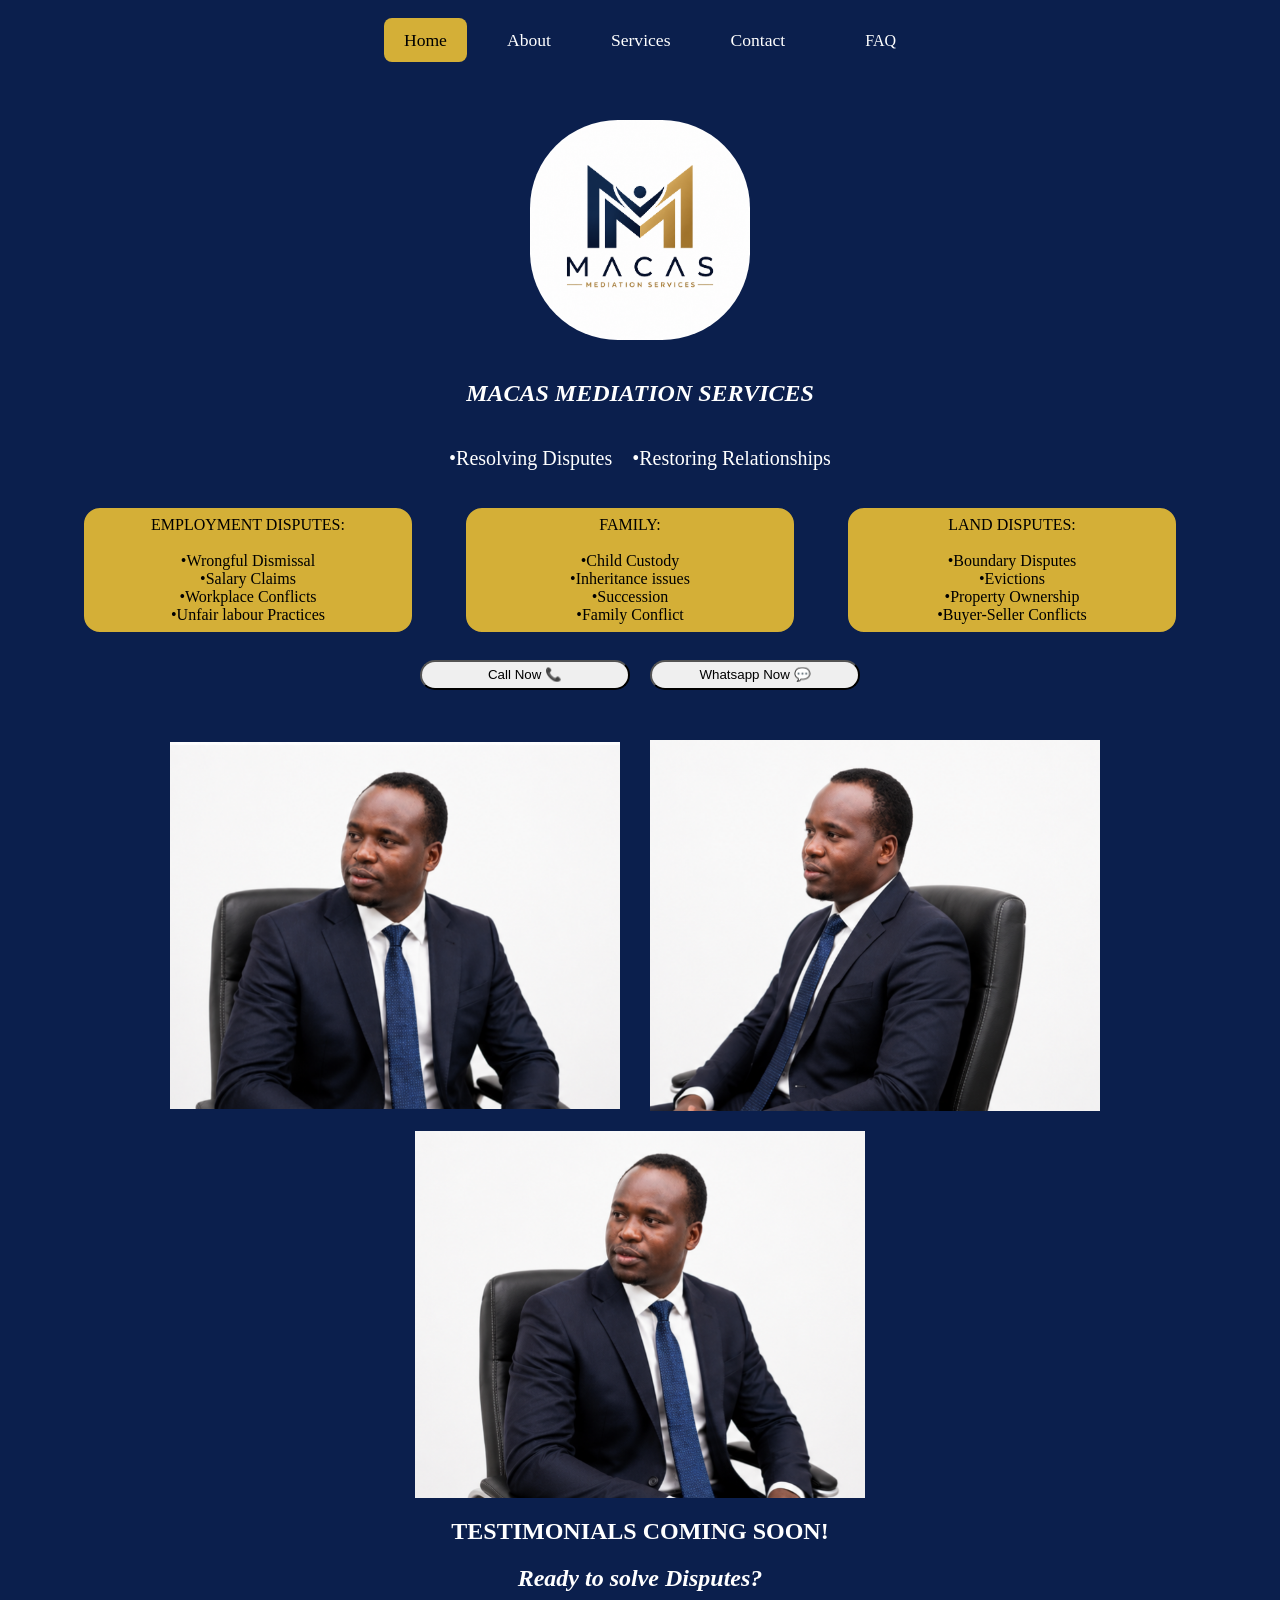
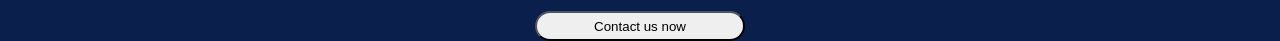
<file: index.html>
<!DOCTYPE html>
<html lang="en">
<head>
    <meta charset="UTF-8">
    <meta name="viewport" content="width=device-width, initial-scale=1.0">
    <link rel="icon" type="image/x-icon" href="favicon.ico">
    <link rel="stylesheet" href="index.css">
    <title>Macas Mediation services</title>
</head>
<body>
    <ul class="links">
        <li><a href="index.html" class="active">Home</a></li>
        <li><a href="about.html">About</a></li>
        <li><a href="services.html">Services</a></li>
        <li><a href="contact.html">Contact</a></li>
        <li><a href="faq.html"></a>FAQ</a></li>
    </ul>

    <section class="hero">
        <img src="images/logo.png" alt="Macas Mediation services logo" class="logo">
       <h1><i>MACAS MEDIATION SERVICES</i></h1> 
       <div  class="slogan">
            <p>•Resolving Disputes</p>
            <p>•Restoring Relationships</p>
       </div>
       <div class="serv">
            <p>EMPLOYMENT DISPUTES:<br><br>
                •Wrongful Dismissal<br>
                •Salary Claims<br>
                •Workplace Conflicts<br>
                •Unfair labour Practices<br>          
            </p>
            <p>FAMILY:<br><br>
                •Child Custody<br>
                •Inheritance issues<br>
                •Succession<br>
                •Family Conflict<br>
            </p>
            <p>LAND DISPUTES:<br><br>
                •Boundary Disputes<br>
                •Evictions<br>
                •Property Ownership<br>
                •Buyer-Seller Conflicts<br>
            </p>
       </div>
       
       <div class="rch">

            <div class="call">
                <a href="tel:+254117572583">
                    <button>Call Now 📞</button><br>
                </a>
            </div>
            <div class="message">
                <a href="https://wa.me/254117572583">
                    <button>Whatsapp Now 💬</button><br>
                </a>
            </div>
        </div>
        
       <div class="Medpics">
            <img src="images/macas_1.png" alt="Macas" style="width: 450px; align-self: center; margin-right: 10px;">
            <img src="images/macas_2.png" alt="Macas" style="width: 450px; align-self: center; margin-right: 10px;">
            <img src="images/macas_3.png" alt="Macas" style="width: 450px; align-self: center;">
        </div>
        <h1>TESTIMONIALS COMING SOON!</h1>
        <!-- 
        
        <div class="testi">
            <p class="testi1">Lorem, ipsum dolor sit amet consectetur adipisicing elit. Molestiae at sequi dolorum illum. Praesentium eos id, quaerat accusantium nemo saepe, delectus recusandae aperiam quam cumque illum iste necessitatibus quidem? Lorem ipsum, dolor sit amet consectetur adipisicing elit. Nulla inventore eligendi id corrupti minima porro autem atque quasi corporis voluptatem aut ipsum aliquid, velit nobis necessitatibus animi. Excepturi, aspernatur debitis!</atque></p>
            <p class="testi2">Lorem ipsum dolor sit amet consectetur adipisicing elit. Earum, non dolor quas dignissimos natus ipsam, quasi fugit placeat nisi minima asperiores expedita consectetur, vero consequuntur eum porro ipsa facilis minus! Lorem ipsum, dolor sit amet consectetur adipisicing elit. Quia placeat rem aliquid inventore accusamus veritatis odio delectus asperiores, aut consequuntur totam ipsam consectetur vero doloremque aperiam provident quod soluta porro!</p>
            <p class="testi3">Lorem ipsum dolor sit amet consectetur, adipisicing elit. Voluptates inventore voluptatum explicabo ipsum maiores minima quo voluptatibus error, voluptatem aut eaque nam voluptas ab ex itaque sint, ea nesciunt aliquam? Lorem ipsum dolor sit, amet consectetur adipisicing elit. In, minus. Dolor nulla, minima temporibus vero, dolore, deserunt deleniti pariatur rerum repellat doloribus quibusdam veritatis itaque. Praesentium, nisi. Necessitatibus, corrupti praesentium.</p>        
        </div>
        
        -->
        <div class="footer">
            <h2><i>Ready to solve Disputes?</i></h2>
            <a href="https://wa.me/254117572583">
                <button>Contact us now</button>
            </a>
        </div>

    </section>
</body>
</html>
</file>
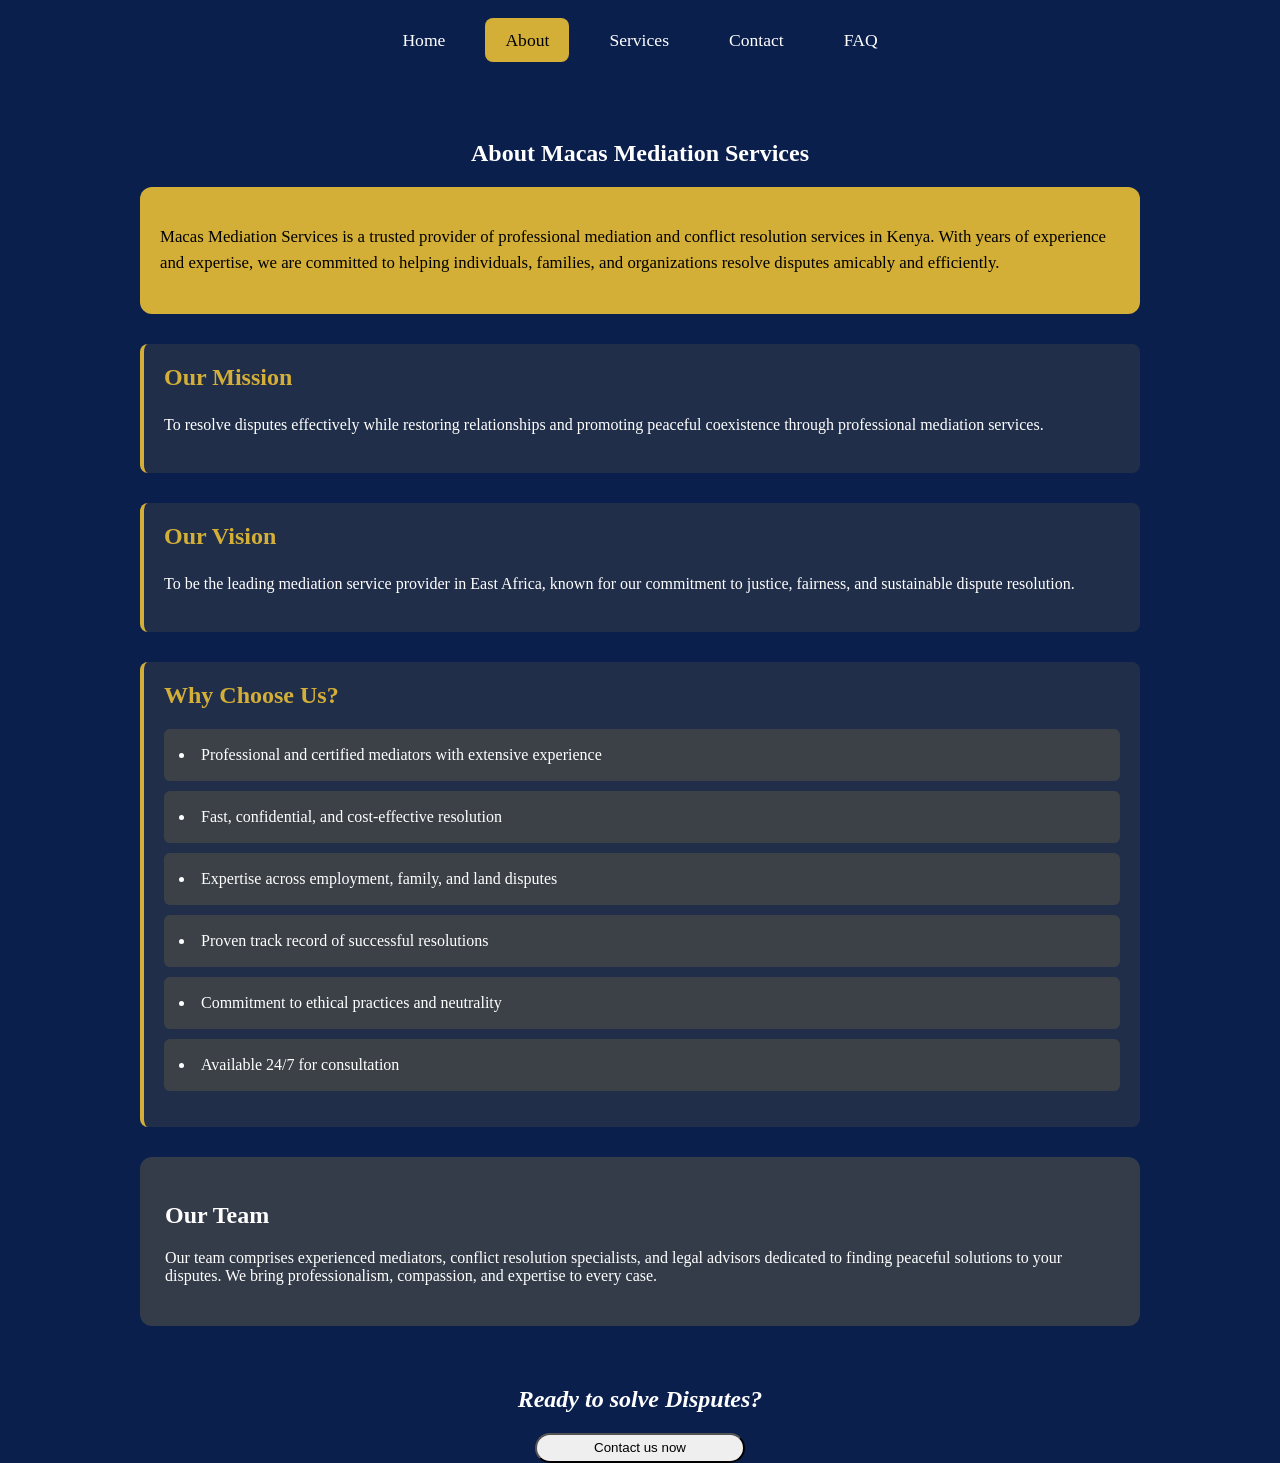
<file: about.html>
<!DOCTYPE html>
<html lang="en">
<head>
    <meta charset="UTF-8">
    <meta name="viewport" content="width=device-width, initial-scale=1.0">
    <link rel="icon" type="image/x-icon" href="favicon.ico">
    <link rel="stylesheet" href="index.css">
    <title>About - Macas Mediation Services</title>
</head>
<body>
    <ul class="links">
        <li><a href="index.html">Home</a></li>
        <li><a href="about.html" class="active">About</a></li>
        <li><a href="services.html">Services</a></li>
        <li><a href="contact.html">Contact</a></li>
        <li><a href="faq.html">FAQ</a></li>
    </ul>

    <section class="hero">
        <div class="page-content">
            <h1>About Macas Mediation Services</h1>
            
            <div class="about-intro">
                <p>Macas Mediation Services is a trusted provider of professional mediation and conflict resolution services in Kenya. With years of experience and expertise, we are committed to helping individuals, families, and organizations resolve disputes amicably and efficiently.</p>
            </div>

            <div class="about-section">
                <h2>Our Mission</h2>
                <p>To resolve disputes effectively while restoring relationships and promoting peaceful coexistence through professional mediation services.</p>
            </div>

            <div class="about-section">
                <h2>Our Vision</h2>
                <p>To be the leading mediation service provider in East Africa, known for our commitment to justice, fairness, and sustainable dispute resolution.</p>
            </div>

            <div class="about-section">
                <h2>Why Choose Us?</h2>
                <ul class="about-list">
                    <li>Professional and certified mediators with extensive experience</li>
                    <li>Fast, confidential, and cost-effective resolution</li>
                    <li>Expertise across employment, family, and land disputes</li>
                    <li>Proven track record of successful resolutions</li>
                    <li>Commitment to ethical practices and neutrality</li>
                    <li>Available 24/7 for consultation</li>
                </ul>
            </div>

            <div class="about-team">
                <h2>Our Team</h2>
                <p>Our team comprises experienced mediators, conflict resolution specialists, and legal advisors dedicated to finding peaceful solutions to your disputes. We bring professionalism, compassion, and expertise to every case.</p>
            </div>
        </div>

        <div class="footer">
            <h2><i>Ready to solve Disputes?</i></h2>
            <a href="https://wa.me/254117572583">
                <button>Contact us now</button>
            </a>
        </div>
    </section>
</body>
</html>
</file>
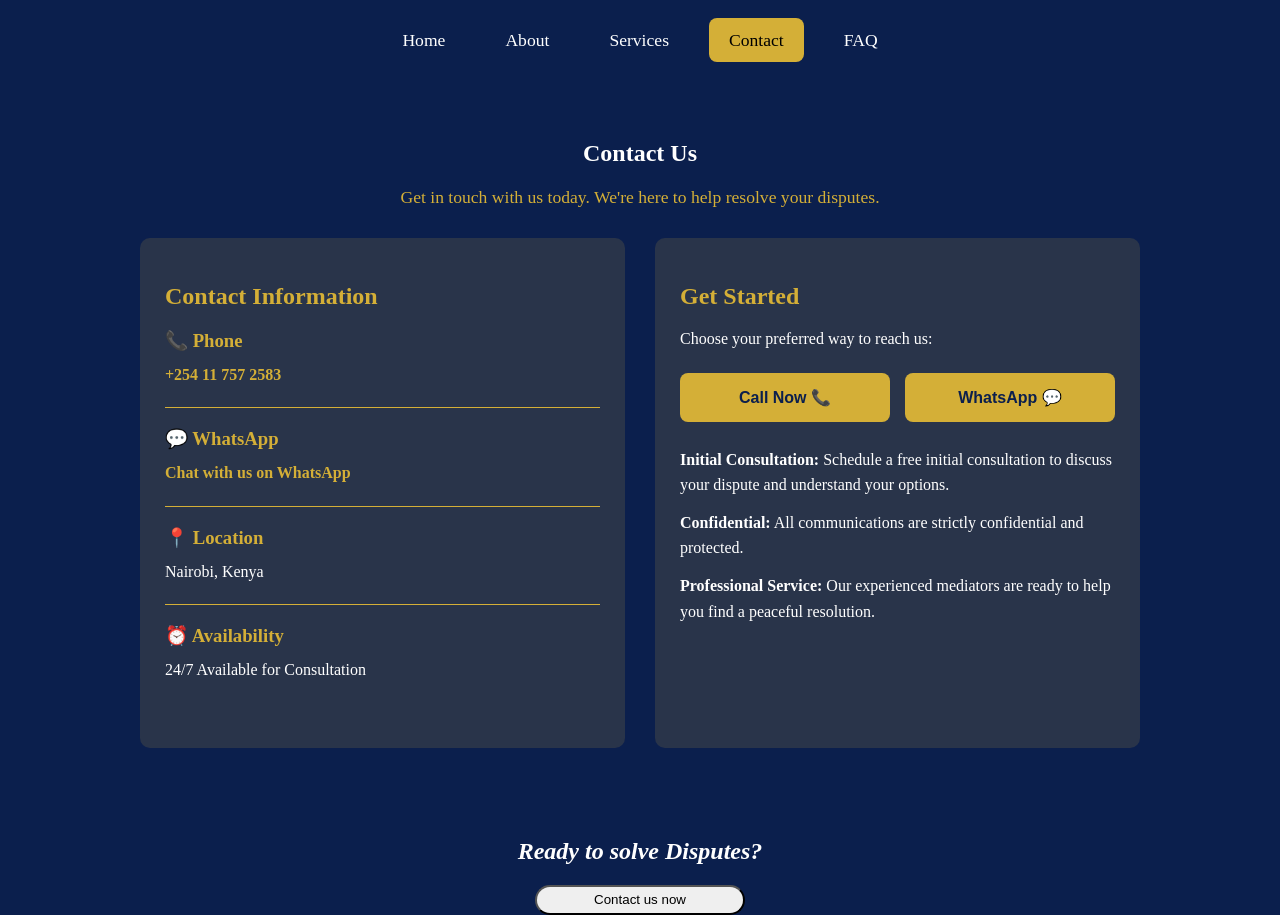
<file: contact.html>
<!DOCTYPE html>
<html lang="en">
<head>
    <meta charset="UTF-8">
    <meta name="viewport" content="width=device-width, initial-scale=1.0">
    <link rel="icon" type="image/x-icon" href="favicon.ico">
    <link rel="stylesheet" href="index.css">
    <title>Contact - Macas Mediation Services</title>
</head>
<body>
    <ul class="links">
        <li><a href="index.html">Home</a></li>
        <li><a href="about.html">About</a></li>
        <li><a href="services.html">Services</a></li>
        <li><a href="contact.html" class="active">Contact</a></li>
        <li><a href="faq.html">FAQ</a></li>
    </ul>

    <section class="hero">
        <div class="page-content">
            <h1>Contact Us</h1>
            
            <p class="intro-text">Get in touch with us today. We're here to help resolve your disputes.</p>

            <div class="contact-container">
                <div class="contact-info">
                    <h2>Contact Information</h2>
                    
                    <div class="contact-item">
                        <h3>📞 Phone</h3>
                        <p><a href="tel:+254117572583">+254 11 757 2583</a></p>
                    </div>

                    <div class="contact-item">
                        <h3>💬 WhatsApp</h3>
                        <p><a href="https://wa.me/254117572583">Chat with us on WhatsApp</a></p>
                    </div>

                    <div class="contact-item">
                        <h3>📍 Location</h3>
                        <p>Nairobi, Kenya</p>
                    </div>

                    <div class="contact-item">
                        <h3>⏰ Availability</h3>
                        <p>24/7 Available for Consultation</p>
                    </div>
                </div>

                <div class="contact-actions">
                    <h2>Get Started</h2>
                    <p>Choose your preferred way to reach us:</p>
                    
                    <div class="contact-buttons">
                        <a href="tel:+254117572583">
                            <button class="contact-btn">Call Now 📞</button>
                        </a>
                        <a href="https://wa.me/254117572583">
                            <button class="contact-btn">WhatsApp 💬</button>
                        </a>
                    </div>

                    <div class="contact-description">
                        <p><strong>Initial Consultation:</strong> Schedule a free initial consultation to discuss your dispute and understand your options.</p>
                        <p><strong>Confidential:</strong> All communications are strictly confidential and protected.</p>
                        <p><strong>Professional Service:</strong> Our experienced mediators are ready to help you find a peaceful resolution.</p>
                    </div>
                </div>
            </div>
        </div>

        <div class="footer">
            <h2><i>Ready to solve Disputes?</i></h2>
            <a href="https://wa.me/254117572583">
                <button>Contact us now</button>
            </a>
        </div>
    </section>
</body>
</html>
</file>
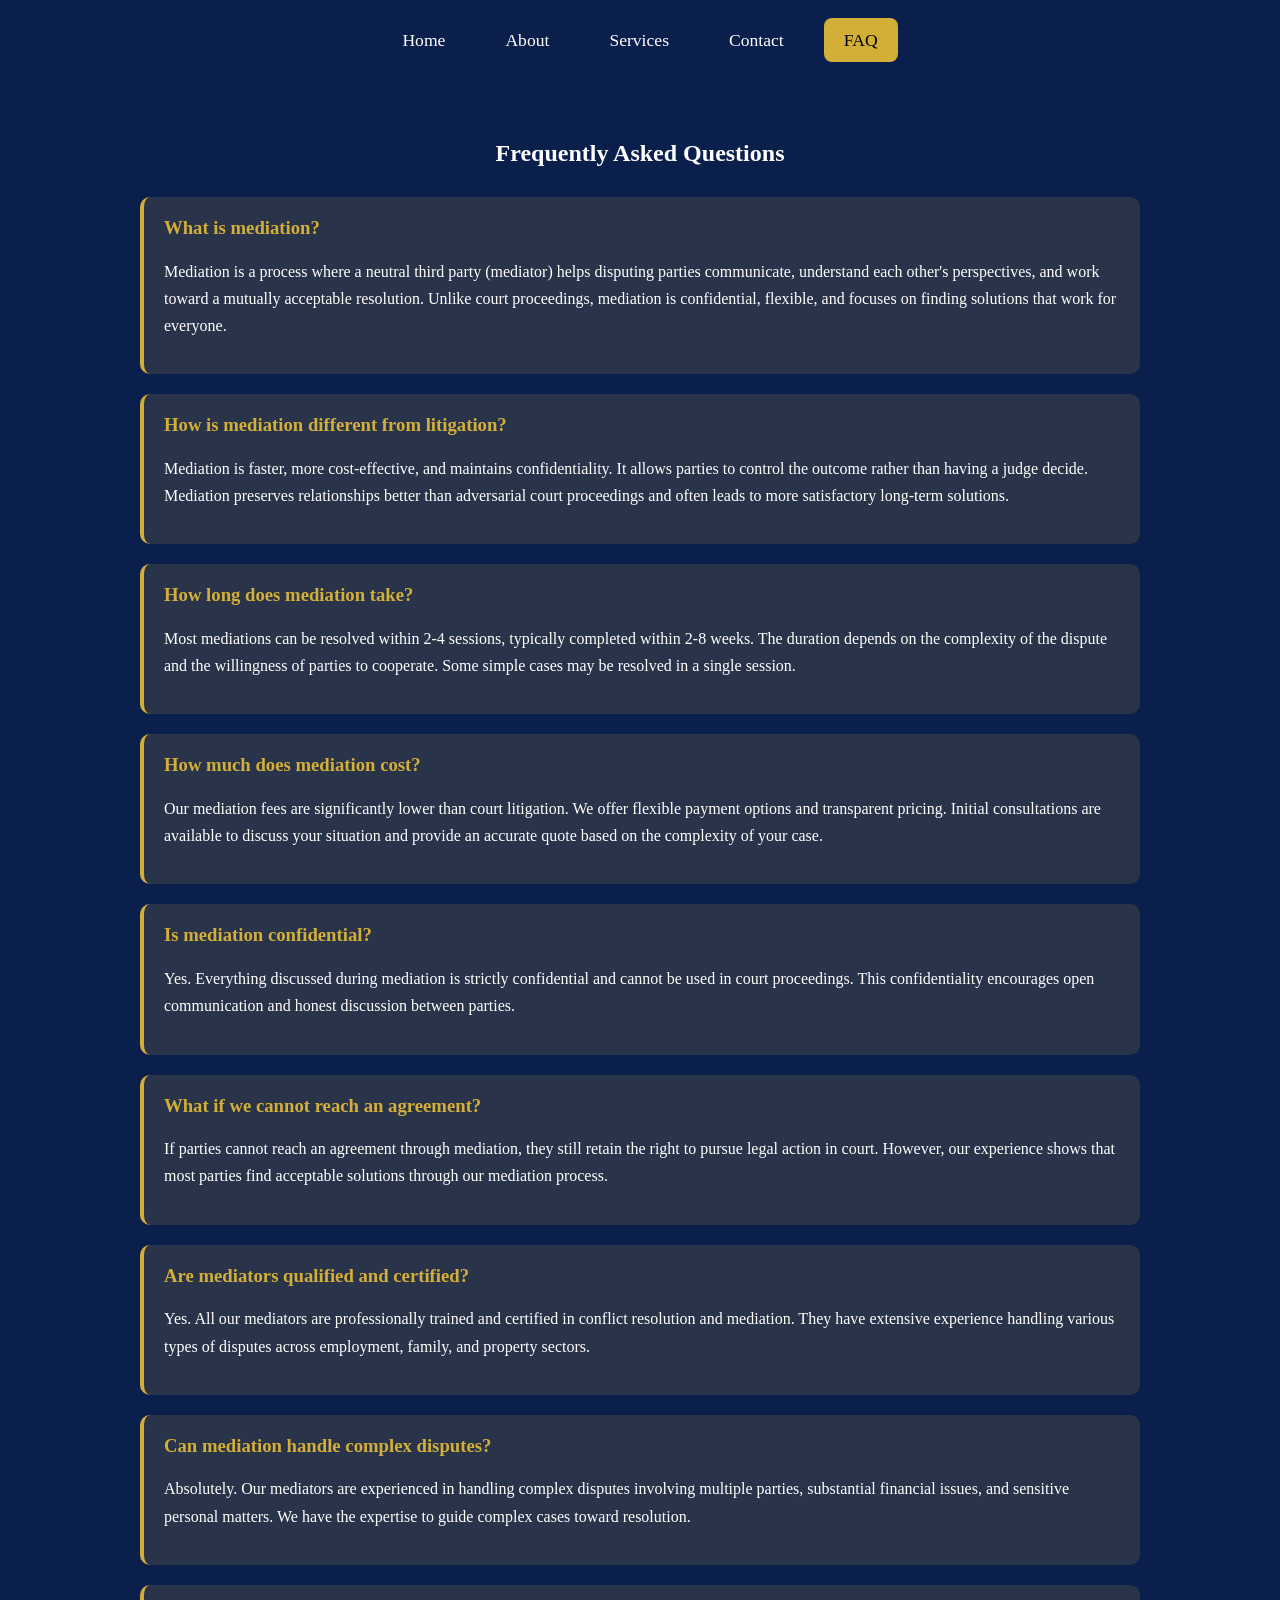
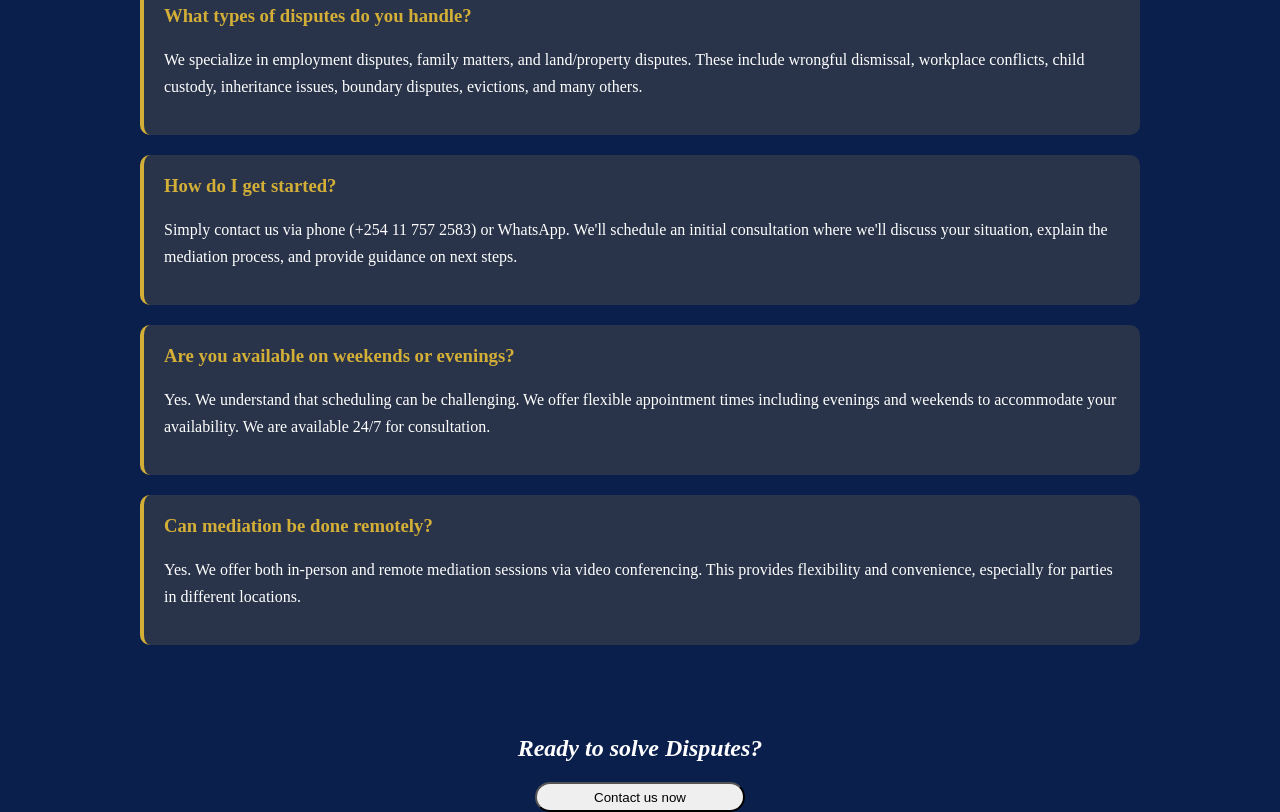
<file: faq.html>
<!DOCTYPE html>
<html lang="en">
<head>
    <meta charset="UTF-8">
    <meta name="viewport" content="width=device-width, initial-scale=1.0">
    <link rel="icon" type="image/x-icon" href="favicon.ico">
    <link rel="stylesheet" href="index.css">
    <title>FAQ - Macas Mediation Services</title>
</head>
<body>
    <ul class="links">
        <li><a href="index.html">Home</a></li>
        <li><a href="about.html">About</a></li>
        <li><a href="services.html">Services</a></li>
        <li><a href="contact.html">Contact</a></li>
        <li><a href="faq.html" class="active">FAQ</a></li>
    </ul>

    <section class="hero">
        <div class="page-content">
            <h1>Frequently Asked Questions</h1>
            
            <div class="faq-container">
                <div class="faq-item">
                    <h3>What is mediation?</h3>
                    <p>Mediation is a process where a neutral third party (mediator) helps disputing parties communicate, understand each other's perspectives, and work toward a mutually acceptable resolution. Unlike court proceedings, mediation is confidential, flexible, and focuses on finding solutions that work for everyone.</p>
                </div>

                <div class="faq-item">
                    <h3>How is mediation different from litigation?</h3>
                    <p>Mediation is faster, more cost-effective, and maintains confidentiality. It allows parties to control the outcome rather than having a judge decide. Mediation preserves relationships better than adversarial court proceedings and often leads to more satisfactory long-term solutions.</p>
                </div>

                <div class="faq-item">
                    <h3>How long does mediation take?</h3>
                    <p>Most mediations can be resolved within 2-4 sessions, typically completed within 2-8 weeks. The duration depends on the complexity of the dispute and the willingness of parties to cooperate. Some simple cases may be resolved in a single session.</p>
                </div>

                <div class="faq-item">
                    <h3>How much does mediation cost?</h3>
                    <p>Our mediation fees are significantly lower than court litigation. We offer flexible payment options and transparent pricing. Initial consultations are available to discuss your situation and provide an accurate quote based on the complexity of your case.</p>
                </div>

                <div class="faq-item">
                    <h3>Is mediation confidential?</h3>
                    <p>Yes. Everything discussed during mediation is strictly confidential and cannot be used in court proceedings. This confidentiality encourages open communication and honest discussion between parties.</p>
                </div>

                <div class="faq-item">
                    <h3>What if we cannot reach an agreement?</h3>
                    <p>If parties cannot reach an agreement through mediation, they still retain the right to pursue legal action in court. However, our experience shows that most parties find acceptable solutions through our mediation process.</p>
                </div>

                <div class="faq-item">
                    <h3>Are mediators qualified and certified?</h3>
                    <p>Yes. All our mediators are professionally trained and certified in conflict resolution and mediation. They have extensive experience handling various types of disputes across employment, family, and property sectors.</p>
                </div>

                <div class="faq-item">
                    <h3>Can mediation handle complex disputes?</h3>
                    <p>Absolutely. Our mediators are experienced in handling complex disputes involving multiple parties, substantial financial issues, and sensitive personal matters. We have the expertise to guide complex cases toward resolution.</p>
                </div>

                <div class="faq-item">
                    <h3>What types of disputes do you handle?</h3>
                    <p>We specialize in employment disputes, family matters, and land/property disputes. These include wrongful dismissal, workplace conflicts, child custody, inheritance issues, boundary disputes, evictions, and many others.</p>
                </div>

                <div class="faq-item">
                    <h3>How do I get started?</h3>
                    <p>Simply contact us via phone (+254 11 757 2583) or WhatsApp. We'll schedule an initial consultation where we'll discuss your situation, explain the mediation process, and provide guidance on next steps.</p>
                </div>

                <div class="faq-item">
                    <h3>Are you available on weekends or evenings?</h3>
                    <p>Yes. We understand that scheduling can be challenging. We offer flexible appointment times including evenings and weekends to accommodate your availability. We are available 24/7 for consultation.</p>
                </div>

                <div class="faq-item">
                    <h3>Can mediation be done remotely?</h3>
                    <p>Yes. We offer both in-person and remote mediation sessions via video conferencing. This provides flexibility and convenience, especially for parties in different locations.</p>
                </div>
            </div>
        </div>

        <div class="footer">
            <h2><i>Ready to solve Disputes?</i></h2>
            <a href="https://wa.me/254117572583">
                <button>Contact us now</button>
            </a>
        </div>
    </section>
</body>
</html>
</file>
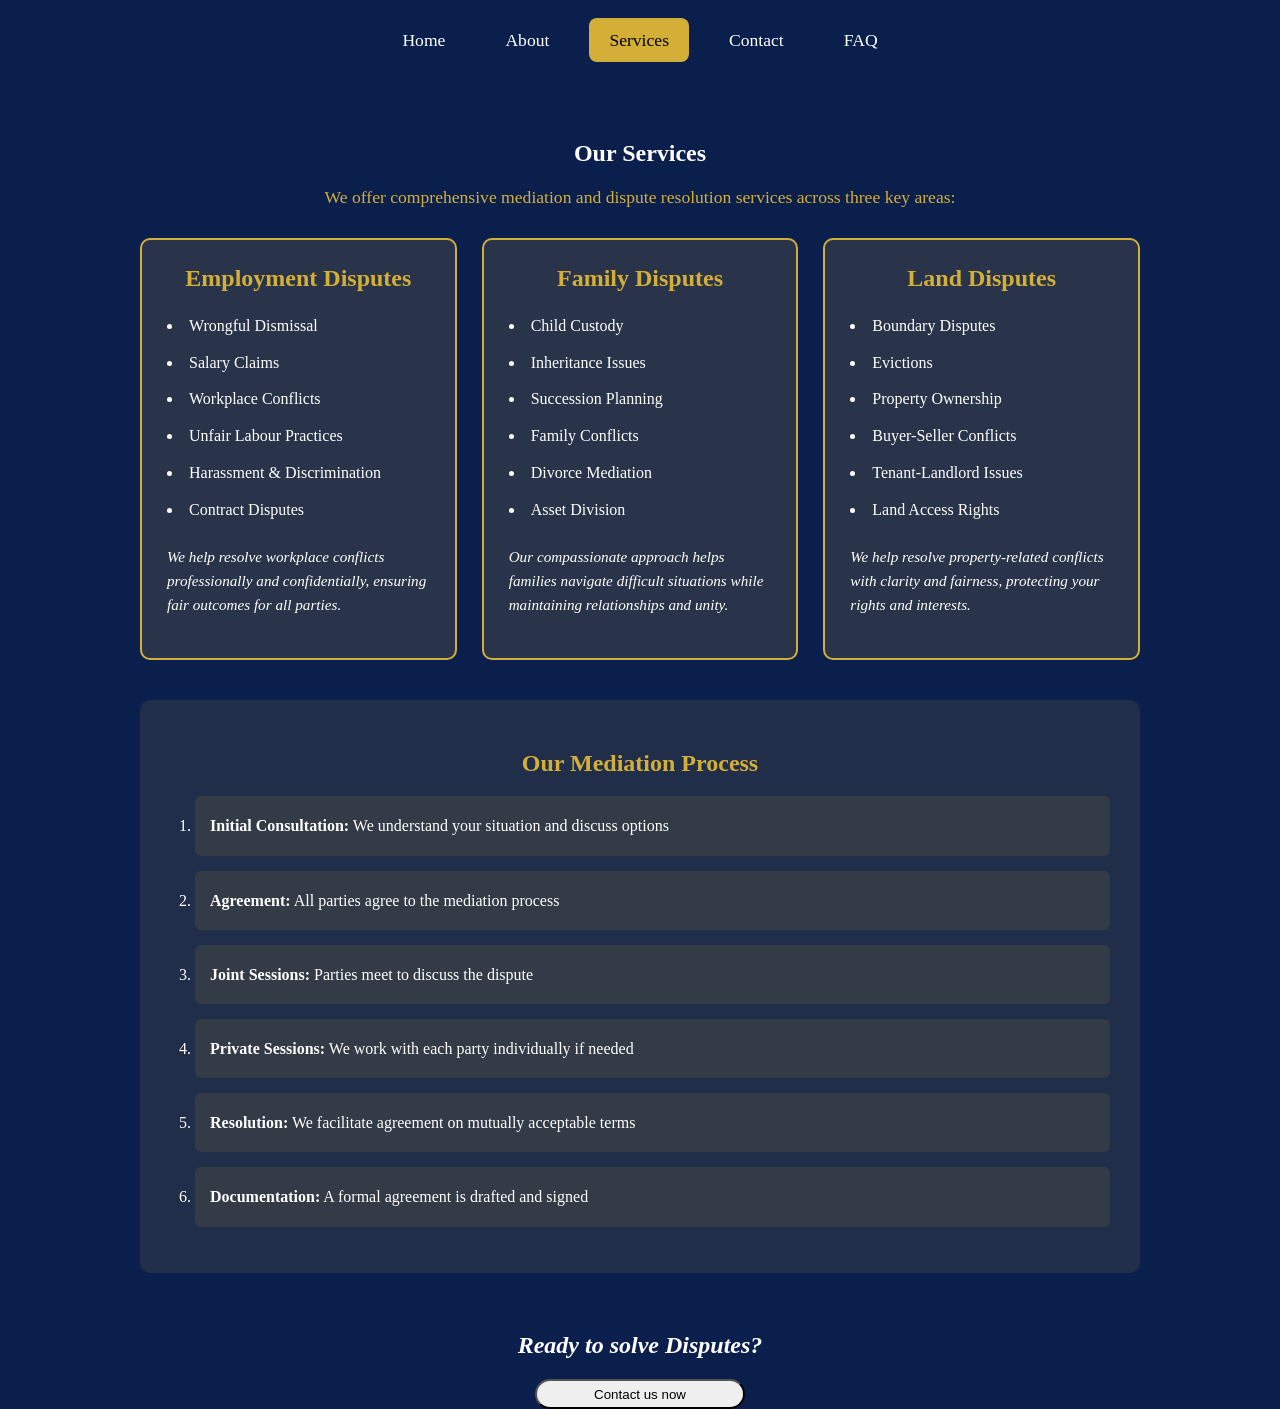
<file: services.html>
<!DOCTYPE html>
<html lang="en">
<head>
    <meta charset="UTF-8">
    <meta name="viewport" content="width=device-width, initial-scale=1.0">
    <link rel="icon" type="image/x-icon" href="favicon.ico">
    <link rel="stylesheet" href="index.css">
    <title>Services - Macas Mediation Services</title>
</head>
<body>
    <ul class="links">
        <li><a href="index.html">Home</a></li>
        <li><a href="about.html">About</a></li>
        <li><a href="services.html" class="active">Services</a></li>
        <li><a href="contact.html">Contact</a></li>
        <li><a href="faq.html">FAQ</a></li>
    </ul>

    <section class="hero">
        <div class="page-content">
            <h1>Our Services</h1>
            
            <p class="intro-text">We offer comprehensive mediation and dispute resolution services across three key areas:</p>

            <div class="services-grid">
                <div class="service-card">
                    <h2>Employment Disputes</h2>
                    <ul>
                        <li>Wrongful Dismissal</li>
                        <li>Salary Claims</li>
                        <li>Workplace Conflicts</li>
                        <li>Unfair Labour Practices</li>
                        <li>Harassment & Discrimination</li>
                        <li>Contract Disputes</li>
                    </ul>
                    <p>We help resolve workplace conflicts professionally and confidentially, ensuring fair outcomes for all parties.</p>
                </div>

                <div class="service-card">
                    <h2>Family Disputes</h2>
                    <ul>
                        <li>Child Custody</li>
                        <li>Inheritance Issues</li>
                        <li>Succession Planning</li>
                        <li>Family Conflicts</li>
                        <li>Divorce Mediation</li>
                        <li>Asset Division</li>
                    </ul>
                    <p>Our compassionate approach helps families navigate difficult situations while maintaining relationships and unity.</p>
                </div>

                <div class="service-card">
                    <h2>Land Disputes</h2>
                    <ul>
                        <li>Boundary Disputes</li>
                        <li>Evictions</li>
                        <li>Property Ownership</li>
                        <li>Buyer-Seller Conflicts</li>
                        <li>Tenant-Landlord Issues</li>
                        <li>Land Access Rights</li>
                    </ul>
                    <p>We help resolve property-related conflicts with clarity and fairness, protecting your rights and interests.</p>
                </div>
            </div>

            <div class="service-process">
                <h2>Our Mediation Process</h2>
                <ol class="process-steps">
                    <li><strong>Initial Consultation:</strong> We understand your situation and discuss options</li>
                    <li><strong>Agreement:</strong> All parties agree to the mediation process</li>
                    <li><strong>Joint Sessions:</strong> Parties meet to discuss the dispute</li>
                    <li><strong>Private Sessions:</strong> We work with each party individually if needed</li>
                    <li><strong>Resolution:</strong> We facilitate agreement on mutually acceptable terms</li>
                    <li><strong>Documentation:</strong> A formal agreement is drafted and signed</li>
                </ol>
            </div>
        </div>

        <div class="footer">
            <h2><i>Ready to solve Disputes?</i></h2>
            <a href="https://wa.me/254117572583">
                <button>Contact us now</button>
            </a>
        </div>
    </section>
</body>
</html>
</file>
<file: index.css>
body{
    margin: 0;
    padding: 0;
    background-color: #0B1F4D;
    color: white;
}
:root{
    --navy:#0B1F4D;
    --gold:#D4AF37;
    --white:#ffffff;
}

/* 

.hero{
    display: flex;
    justify-content: center;
    align-items: center;

    min-height: 80vh;

    padding:50px 100px;
}

*/

.links{
    list-style:none;
    margin:0;
    padding:0;

    display:flex;
    justify-content:center;
    align-items:center;
    gap:20px;

    background-color:#0B1F4D;

    position:sticky;
    top:0;
    z-index:1000;

    height:80px;
}

.links li{
    border:none;
    background:none;
    width:auto;
    padding:0;
}

.links li a{
    text-decoration:none;
    color:white;
    font-size:1.1rem;
    font-weight:500;

    padding:12px 20px;
    border-radius:8px;

    transition:0.3s;
}

.links li a:hover{
    background-color:#D4AF37;
    color:black;
}

.links li a.active{
    background-color:#D4AF37;
    color:black;
}

/* 
 
.logo{
    margin-top:30px;
    margin-left: 620px;
    width: 300px;
    height: 280px;
    border-radius: 40%;
}

*/

.logo{
    display:block;
    margin:40px auto;
    width:220px;
    height: auto;
    border-radius: 40%;
}
h1{
    font-family:'Times New Roman', Times, serif;
    text-align: center;
}

.slogan{
    display: flex;
    justify-content: center;
    text-align: center;
    gap:20px;
    font-size: 20px;
}
.serv{
   display: flex;
    /* display: block; */
    margin-right: 10px;
    justify-content: center;
    text-align: center;
    gap: 40px;
    
}
.serv p{
    border: 2px solid #0B1F4D;
    border-right: 2px solid #0B1F4D;
    border-right: 2px solid #0B1F4D;
    padding: 8px 14px;
    margin-right: 10px;
    border-radius: 18px;
    width: 300px;
    background-color:#D4AF37;
    color: black;
}

.rch{
    display: flex;
    justify-content: center;
    gap: 20px;
}
.call{
    /* display: block; */
    justify-content: center;
    text-align: center;
    margin-top:10px;
}
.call button{
    width: 210px;
    height: 30px;
    border-radius: 18px;
}
.call button:hover{
    background-color: gold;
    transition: 0.4s ease-out;
    transform: scale(1.08);
    color: #0B1F4D;
}

.message{
    /* display: block; */
    justify-content: center;
    text-align: center;
    margin-top:10px;
}
.message button{
    width: 210px;
    height: 30px;
    border-radius: 18px;
}
.message button:hover{
    background-color: gold;
    transition: 0.4s ease-out;
    transform: scale(1.08);
    color: #0B1F4D;
}

.Medpics{
    display: flex;
    justify-content: center;
    gap: 20px;
    flex-wrap: wrap;
    
    margin-top:50px;
}

.testi{
    display: flex;
    /* display: block; */
    margin-right: 10px;
}
.testi p{
    border: 2px solid white;
    border-right: 2px solid white;
    border-right: 2px solid white;
    padding: 8px 14px;
    margin-right: 10px;
}

.footer{
    display: block;
    justify-content: center;
    text-align: center;
}

.footer button{
    width: 210px;
    height: 30px;
    border-radius: 18px;
}
.footer button:hover{
    background-color: gold;
    transition: 0.4s ease-out;
    transform: scale(1.08);
    color: #0B1F4D;
}

.page-content{
    max-width: 1000px;
    margin: 0 auto;
    padding: 40px 20px;
}

.about-intro{
    background-color:#D4AF37;
    color: black;
    padding: 20px;
    border-radius: 12px;
    margin-bottom: 30px;
    font-size: 1.05rem;
    line-height: 1.6;
}

.about-section{
    margin-bottom: 30px;
    padding: 20px;
    background-color: rgba(212, 175, 55, 0.1);
    border-left: 4px solid #D4AF37;
    border-radius: 8px;
}

.about-section h2{
    color: #D4AF37;
    margin-top: 0;
}

.about-section p{
    line-height: 1.7;
    margin: 15px 0;
}

.about-list{
    list-style-position: inside;
    line-height: 2;
    padding-left: 0;
}

.about-list li{
    margin-bottom: 10px;
    background-color: rgba(212, 175, 55, 0.15);
    padding: 10px 15px;
    border-radius: 6px;
}

.about-team{
    background-color: rgba(212, 175, 55, 0.2);
    padding: 25px;
    border-radius: 12px;
    margin-top: 30px;
}

.services-grid{
    display: grid;
    grid-template-columns: repeat(auto-fit, minmax(280px, 1fr));
    gap: 25px;
    margin: 30px 0;
}

.service-card{
    background-color: rgba(212, 175, 55, 0.15);
    border: 2px solid #D4AF37;
    border-radius: 10px;
    padding: 25px;
    transition: 0.3s ease;
}

.service-card:hover{
    background-color: rgba(212, 175, 55, 0.25);
    transform: translateY(-5px);
}

.service-card h2{
    color: #D4AF37;
    margin-top: 0;
    text-align: center;
}

.service-card ul{
    list-style-position: inside;
    line-height: 1.8;
    padding-left: 0;
}

.service-card li{
    margin-bottom: 8px;
}

.service-card p{
    line-height: 1.6;
    font-style: italic;
    margin-top: 20px;
    font-size: 0.95rem;
}

.intro-text{
    text-align: center;
    font-size: 1.1rem;
    margin-bottom: 30px;
    color: #D4AF37;
}

.service-process{
    background-color: rgba(212, 175, 55, 0.1);
    padding: 30px;
    border-radius: 10px;
    margin-top: 40px;
}

.service-process h2{
    color: #D4AF37;
    text-align: center;
}

.process-steps{
    line-height: 2.2;
    padding-left: 25px;
}

.process-steps li{
    margin-bottom: 15px;
    background-color: rgba(212, 175, 55, 0.1);
    padding: 12px 15px;
    border-radius: 6px;
}

.contact-container{
    display: grid;
    grid-template-columns: 1fr 1fr;
    gap: 30px;
    margin: 30px 0;
}

.contact-info{
    background-color: rgba(212, 175, 55, 0.15);
    padding: 25px;
    border-radius: 10px;
}

.contact-info h2{
    color: #D4AF37;
}

.contact-item{
    margin-bottom: 20px;
    padding-bottom: 20px;
    border-bottom: 1px solid #D4AF37;
}

.contact-item:last-child{
    border-bottom: none;
}

.contact-item h3{
    color: #D4AF37;
    margin: 0 0 10px 0;
}

.contact-item p{
    margin: 0;
    line-height: 1.6;
}

.contact-item a{
    color: #D4AF37;
    text-decoration: none;
    font-weight: bold;
}

.contact-item a:hover{
    text-decoration: underline;
}

.contact-actions{
    background-color: rgba(212, 175, 55, 0.15);
    padding: 25px;
    border-radius: 10px;
}

.contact-actions h2{
    color: #D4AF37;
}

.contact-buttons{
    display: flex;
    gap: 15px;
    margin: 25px 0;
}

.contact-buttons a{
    flex: 1;
}

.contact-btn{
    width: 100%;
    padding: 15px 20px;
    background-color: #D4AF37;
    color: #0B1F4D;
    border: none;
    border-radius: 8px;
    font-size: 1rem;
    font-weight: bold;
    cursor: pointer;
    transition: 0.3s ease;
}

.contact-btn:hover{
    background-color: white;
    transform: scale(1.05);
}

.contact-description{
    margin-top: 20px;
}

.contact-description p{
    margin: 12px 0;
    line-height: 1.6;
}

.faq-container{
    margin: 30px 0;
}

.faq-item{
    background-color: rgba(212, 175, 55, 0.15);
    padding: 20px;
    margin-bottom: 20px;
    border-radius: 10px;
    border-left: 4px solid #D4AF37;
}

.faq-item h3{
    color: #D4AF37;
    margin-top: 0;
}

.faq-item p{
    line-height: 1.7;
    margin: 15px 0;
}

@media (max-width: 768px){
    .contact-container{
        grid-template-columns: 1fr;
    }
    
    .services-grid{
        grid-template-columns: 1fr;
    }
    
    .contact-buttons{
        flex-direction: column;
    }
}
</file>
